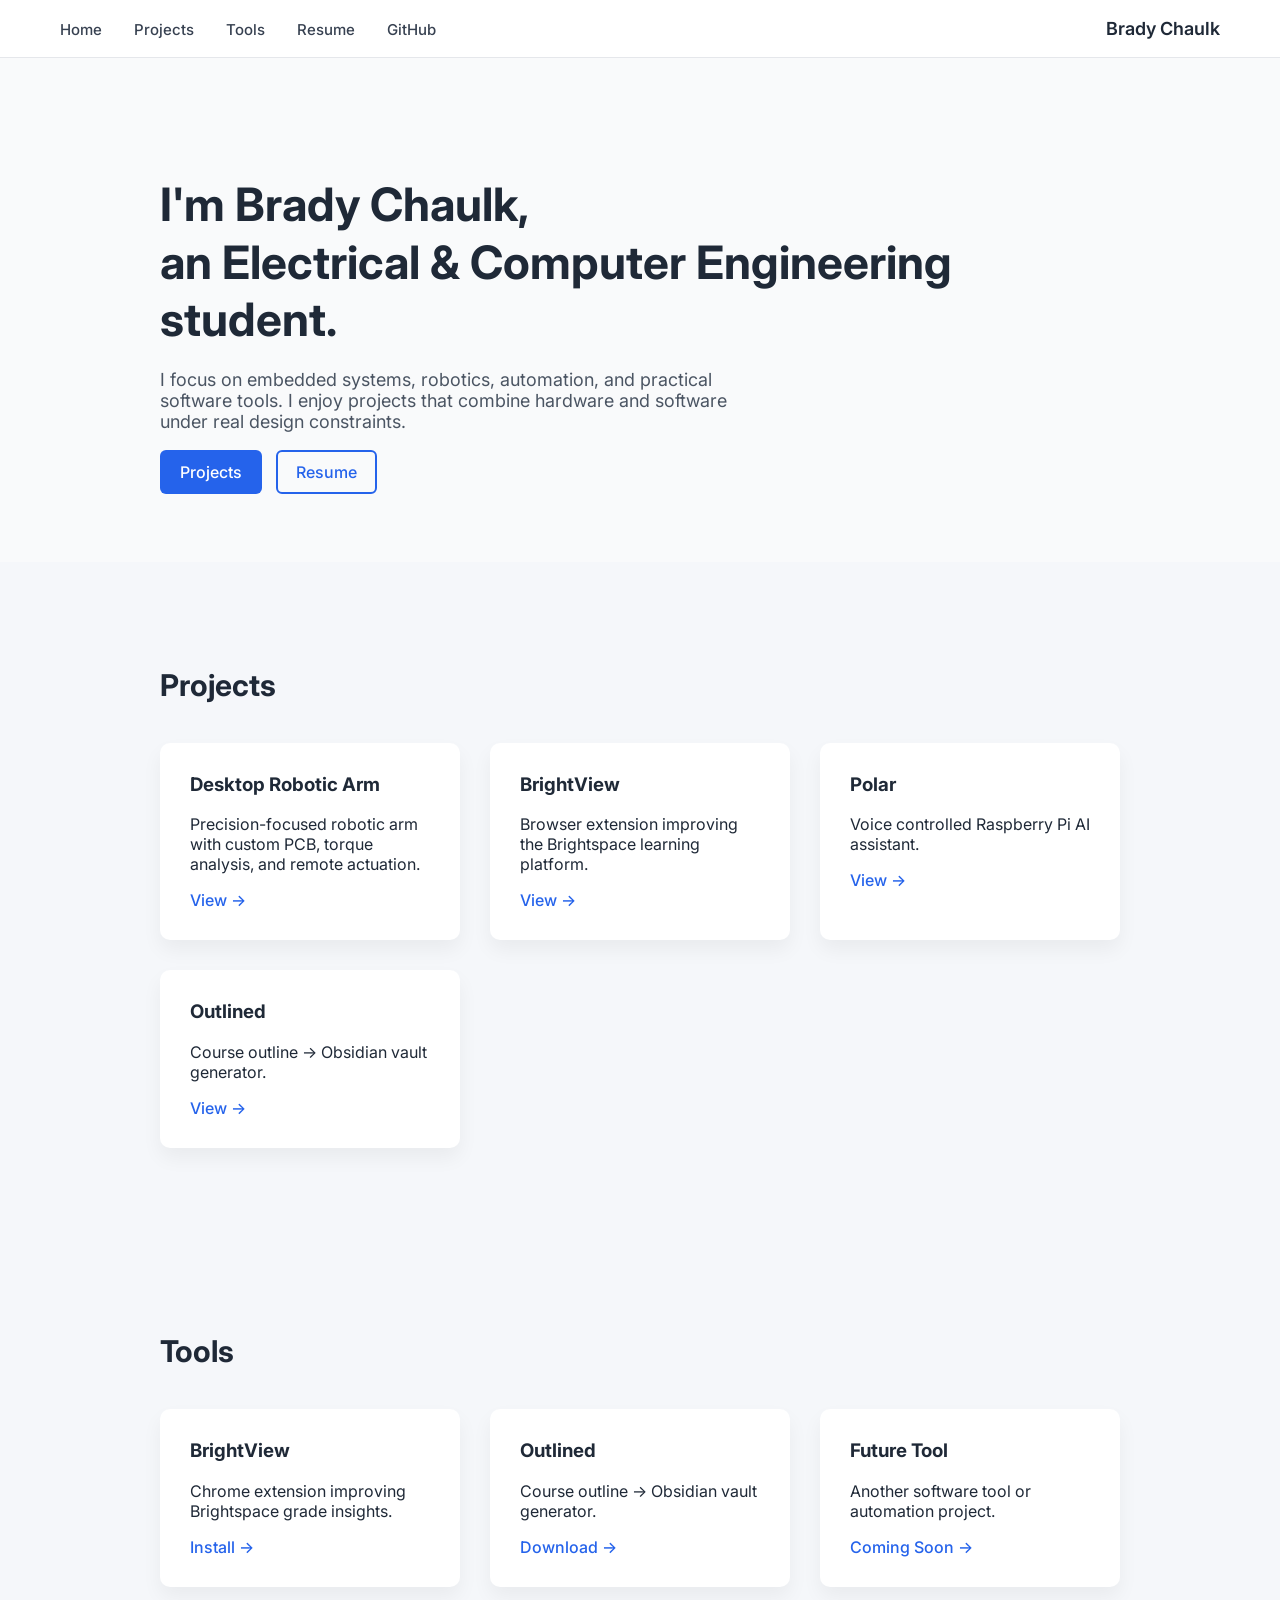
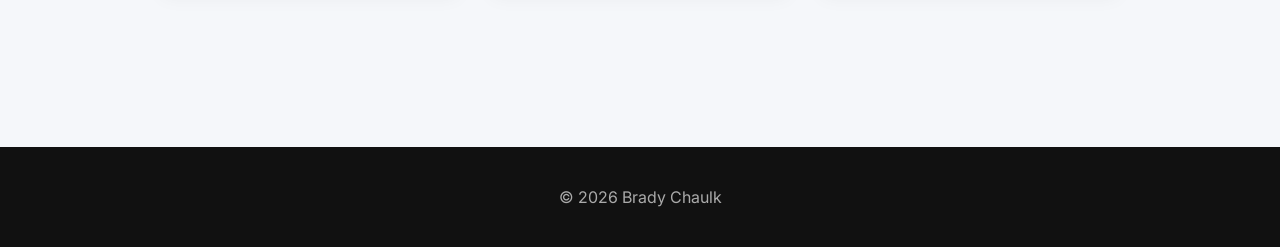
<file: index.html>
<!DOCTYPE html>
<html lang="en">

<head>

<meta charset="UTF-8">
<meta name="viewport" content="width=device-width, initial-scale=1.0">

<title>Brady Chaulk</title>

<link rel="stylesheet" href="css/styles.css">

<link href="https://fonts.googleapis.com/css2?family=Inter:wght@400;500;600;700&display=swap" rel="stylesheet">

</head>


<body>


<div id="navbar"></div>



<section class="hero">

<div class="container">

<h1>
I'm Brady Chaulk,<br>
an Electrical & Computer Engineering student.
</h1>

<p class="hero-text">

    I focus on embedded systems, robotics, 
    automation, and practical software tools. 
    I enjoy projects that combine hardware and software under real design constraints.

</p>


<div class="hero-buttons">

<a href="#projects" class="btn-primary">Projects</a>
<a href="/images/Brady_Chaulk_Resume_2026_1.pdf.png" class="btn-secondary">Resume</a>

</div>

</div>

</section>



<section id="projects" class="projects">

<div class="container">

<h2>Projects</h2>

<div class="project-grid">

<div class="card">
  <h3>Desktop Robotic Arm</h3>
  <p>
    Precision-focused robotic arm with custom PCB, torque analysis, and remote actuation.
  </p>
  <a href="projects/robotic-arm.html">View →</a>
</div>

<div class="card">

<h3>BrightView</h3>

<p>
Browser extension improving the Brightspace learning platform.
</p>

<a href="projects/brightview.html">View →</a>

</div>



<div class="card">

<h3>Polar</h3>

<p>
Voice controlled Raspberry Pi AI assistant.
</p>

<a href="projects/polar.html">View →</a>

</div>



<div class="card">

<h3>Outlined</h3>

<p>
Course outline → Obsidian vault generator.
</p>

<a href="projects/outlined.html">View →</a>

</div>


</div>

</div>

</section>



<section id="tools" class="projects">

<div class="container">

<h2>Tools</h2>

<div class="project-grid">

<div class="card">

<h3>BrightView</h3>

<p>
Chrome extension improving Brightspace grade insights.
</p>

<a href="https://chromewebstore.google.com/detail/brightview-brightspace-gr/ckeffcbpincopjcaeeochadmfbehmbbp?hl=en-GB">Install →</a>

</div>

<div class="card">

<h3>Outlined</h3>

<p>
Course outline → Obsidian vault generator.
</p>

<a href="tools/outlined.html">Download →</a>

</div>

<div class="card">

<h3>Future Tool</h3>

<p>
Another software tool or automation project.
</p>

<a href="#">Coming Soon →</a>

</div>

</div>

</div>

</section>



<footer>

© 2026 Brady Chaulk

</footer>

<script>
fetch("/navbar.html")
.then(res => res.text())
.then(data => {
document.getElementById("navbar").innerHTML = data;
});
</script>

</body>

</html>
</file>
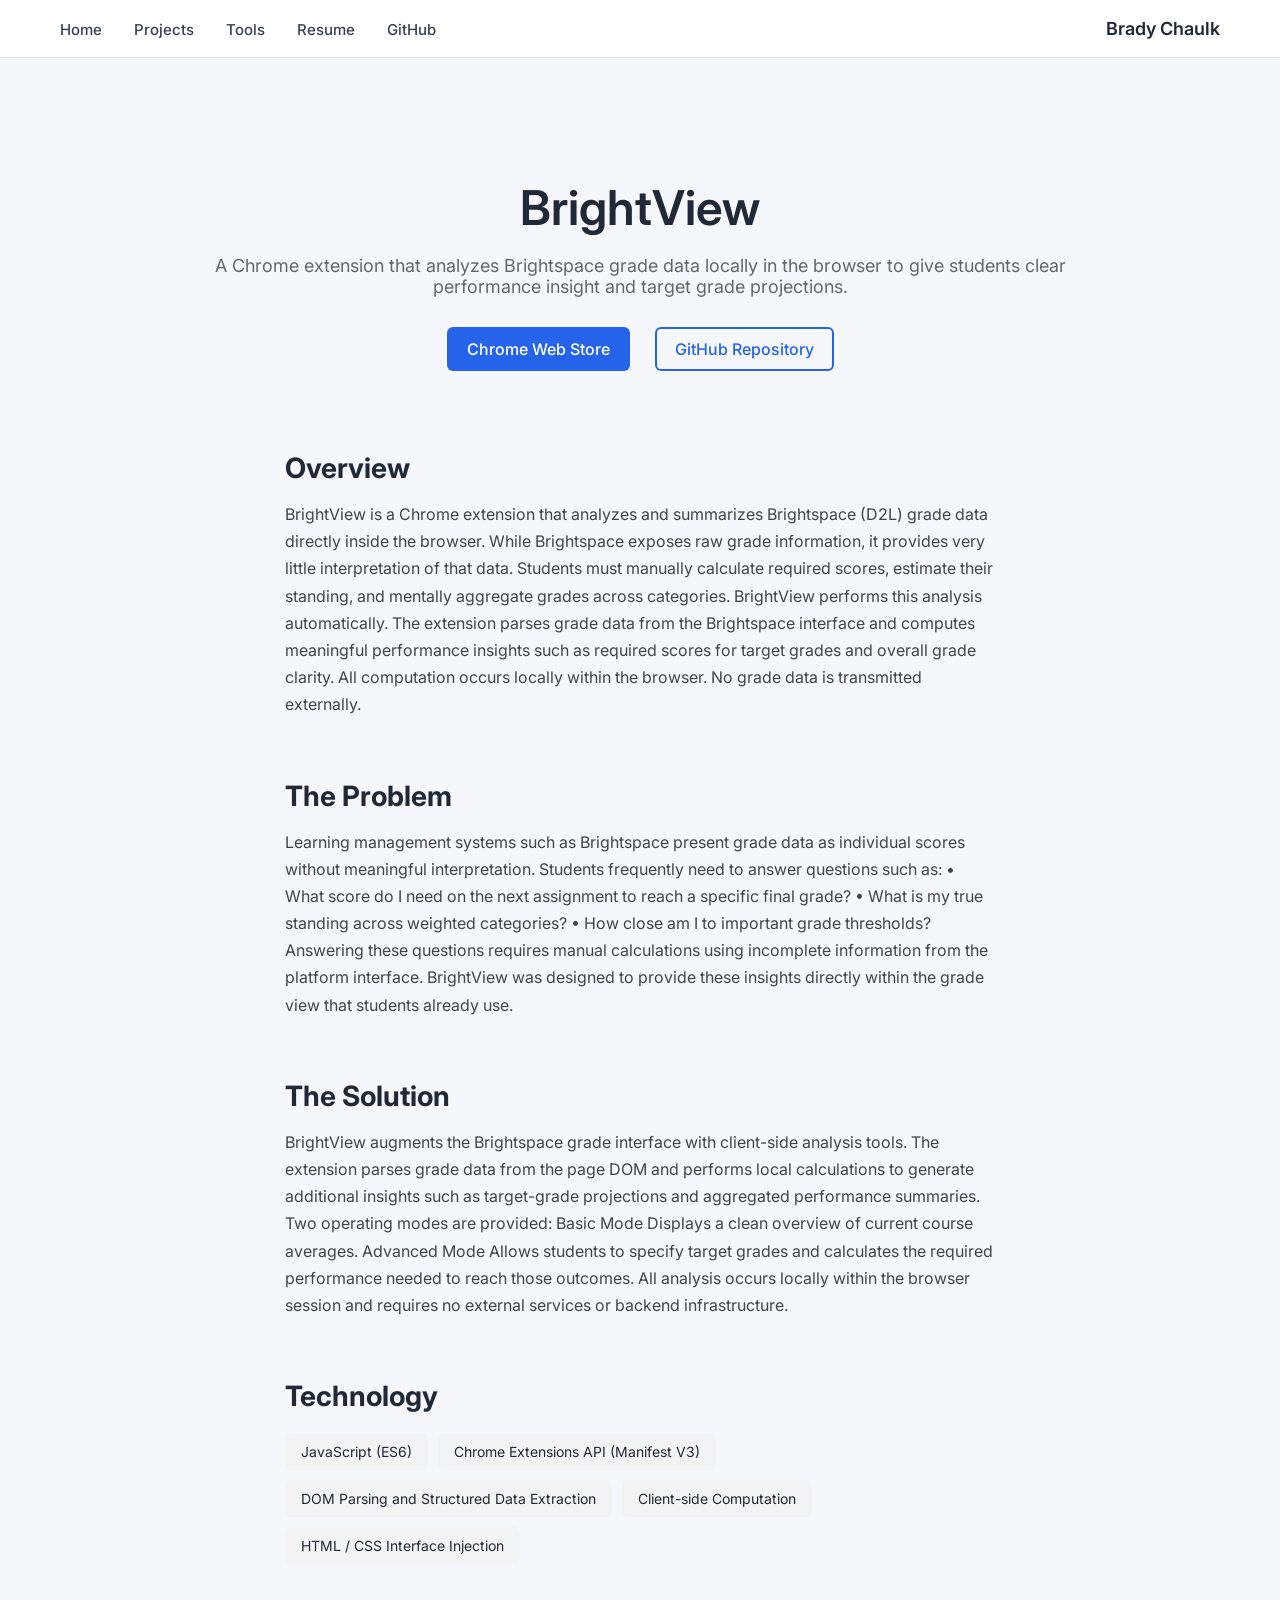
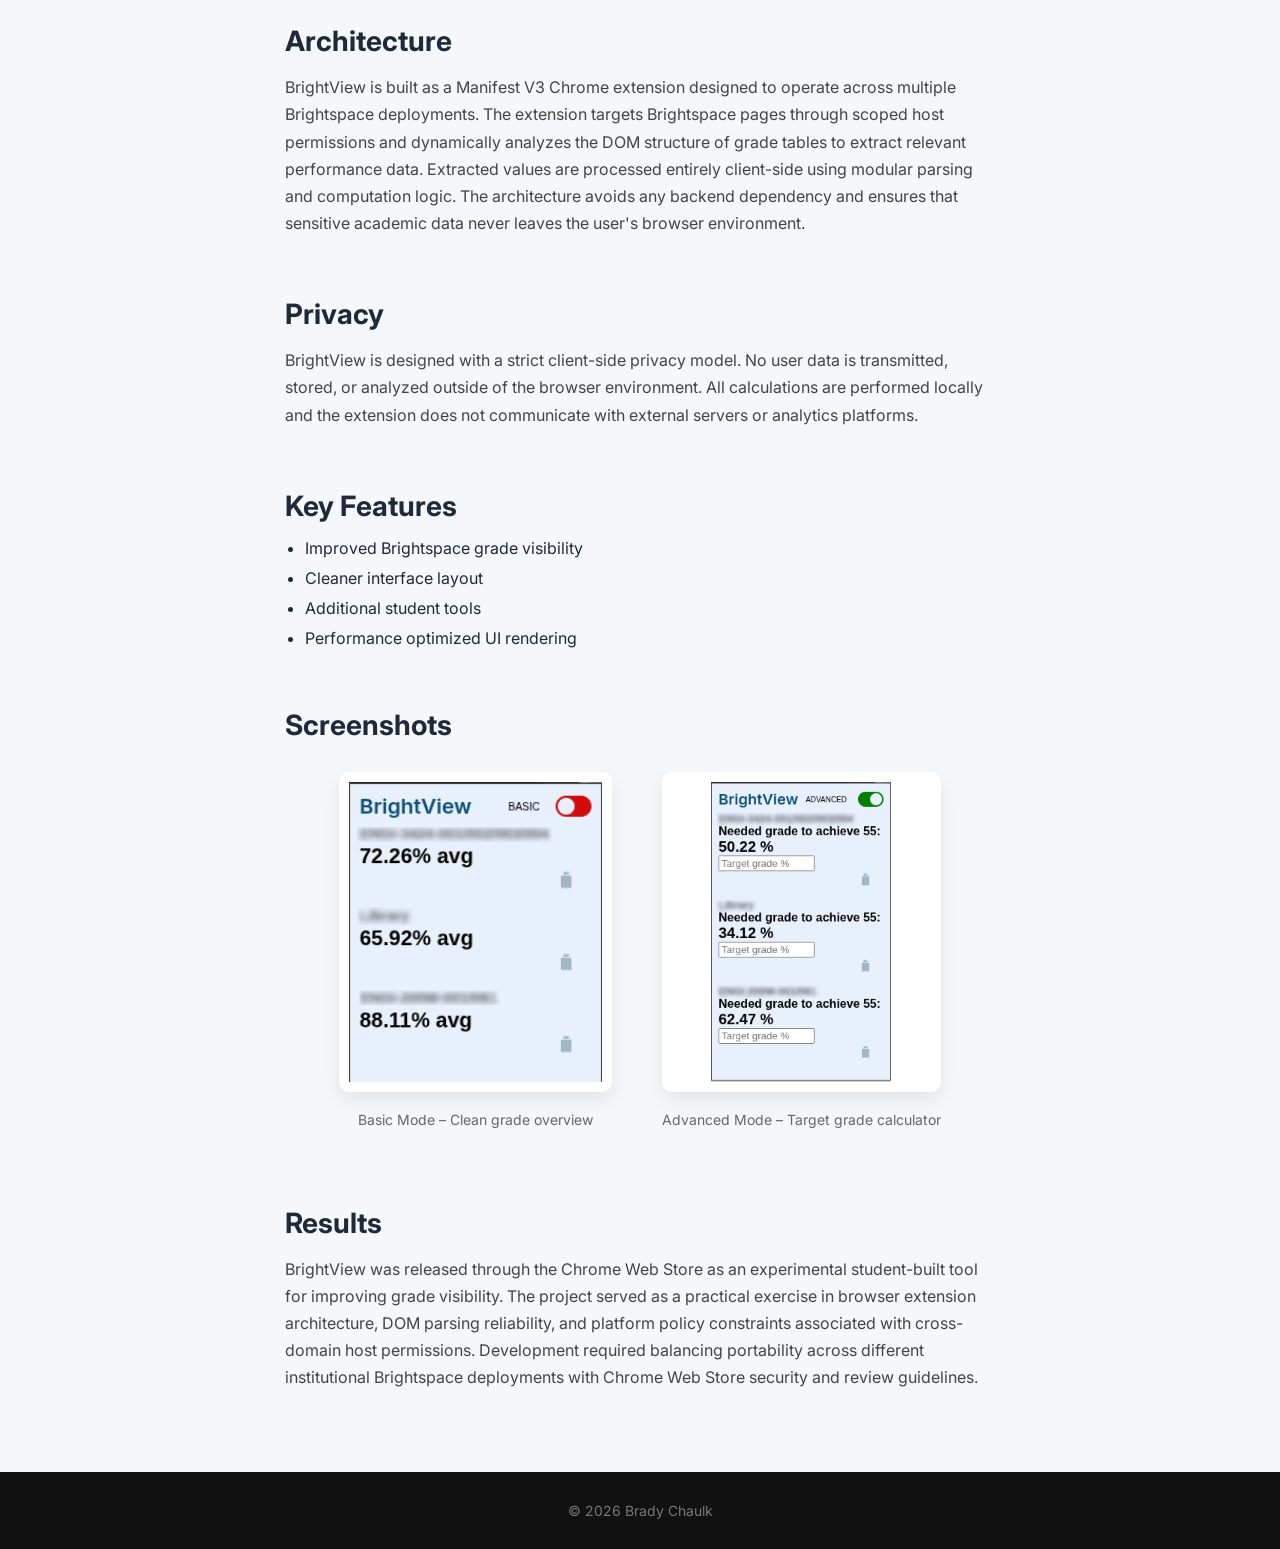
<file: projects/brightview.html>
<!DOCTYPE html>
<html lang="en">
<head>
<meta charset="UTF-8">
<meta name="viewport" content="width=device-width, initial-scale=1.0">

<title>BrightView – Project</title>

<link rel="stylesheet" href="/css/styles.css">

<link rel="preconnect" href="https://fonts.googleapis.com">
<link rel="preconnect" href="https://fonts.gstatic.com" crossorigin>
<link href="https://fonts.googleapis.com/css2?family=Inter:wght@300;400;500;600&display=swap" rel="stylesheet">
</head>

<body>

<div id="navbar"></div>


<section class="project-hero">

<h1>BrightView</h1>

<p class="project-tagline">
A Chrome extension that analyzes Brightspace grade data locally in the browser to give students clear performance insight and target grade projections.
</p>

<div class="project-links">

<a class="btn-primary" href="https://chromewebstore.google.com/detail/brightview-brightspace-gr/ckeffcbpincopjcaeeochadmfbehmbbp?hl=en-GB">Chrome Web Store</a>

<a class="btn-secondary" href="https://github.com/BradyChaulkECE/BrightView">GitHub Repository</a>

</div>

</section>


<section class="project-section">

<h2>Overview</h2>

<p>
BrightView is a Chrome extension that analyzes and summarizes Brightspace (D2L) grade data directly inside the browser.

While Brightspace exposes raw grade information, it provides very little interpretation of that data. Students must manually calculate required scores, estimate their standing, and mentally aggregate grades across categories.

BrightView performs this analysis automatically. The extension parses grade data from the Brightspace interface and computes meaningful performance insights such as required scores for target grades and overall grade clarity.

All computation occurs locally within the browser. No grade data is transmitted externally.
</p>

</section>


<section class="project-section">

<h2>The Problem</h2>

<p>
Learning management systems such as Brightspace present grade data as individual scores without meaningful interpretation.

Students frequently need to answer questions such as:

• What score do I need on the next assignment to reach a specific final grade?
• What is my true standing across weighted categories?
• How close am I to important grade thresholds?

Answering these questions requires manual calculations using incomplete information from the platform interface.

BrightView was designed to provide these insights directly within the grade view that students already use.
</p>

</section>


<section class="project-section">

<h2>The Solution</h2>

<p>
BrightView augments the Brightspace grade interface with client-side analysis tools.

The extension parses grade data from the page DOM and performs local calculations to generate additional insights such as target-grade projections and aggregated performance summaries.

Two operating modes are provided:

Basic Mode
Displays a clean overview of current course averages.

Advanced Mode
Allows students to specify target grades and calculates the required performance needed to reach those outcomes.

All analysis occurs locally within the browser session and requires no external services or backend infrastructure.
</p>

</section>


<section class="project-section">

<h2>Technology</h2>

<div class="tech-grid">

<div class="tech-card">JavaScript (ES6)</div>
<div class="tech-card">Chrome Extensions API (Manifest V3)</div>
<div class="tech-card">DOM Parsing and Structured Data Extraction</div>
<div class="tech-card">Client-side Computation</div>
<div class="tech-card">HTML / CSS Interface Injection</div>


</div>

</section>


<section class="project-section">

<h2>Architecture</h2>

<p>
BrightView is built as a Manifest V3 Chrome extension designed to operate across multiple Brightspace deployments.

The extension targets Brightspace pages through scoped host permissions and dynamically analyzes the DOM structure of grade tables to extract relevant performance data.

Extracted values are processed entirely client-side using modular parsing and computation logic. The architecture avoids any backend dependency and ensures that sensitive academic data never leaves the user's browser environment.
</p>

</section>


<section class="project-section">

<h2>Privacy</h2>

<p>
BrightView is designed with a strict client-side privacy model.

No user data is transmitted, stored, or analyzed outside of the browser environment. All calculations are performed locally and the extension does not communicate with external servers or analytics platforms.
</p>

</section>


<section class="project-section">

<h2>Key Features</h2>

<ul class="feature-list">

<li>Improved Brightspace grade visibility</li>

<li>Cleaner interface layout</li>

<li>Additional student tools</li>

<li>Performance optimized UI rendering</li>

</ul>

</section>


<section class="project-section">

<h2>Screenshots</h2>

<div class="screenshot-grid">

<div class="screenshot-card">
<a href="/images/brightview-basic.png" target="_blank">
<img src="/images/brightview-basic.png" alt="BrightView Basic Mode">
</a>
<p>Basic Mode – Clean grade overview</p>
</div>

<div class="screenshot-card">
<a href="/images/brightview-Advanced.png" target="_blank">
<img src="/images/brightview-Advanced.png" alt="BrightView Advanced Mode">
</a>
<p>Advanced Mode – Target grade calculator</p>
</div>

</div>

</section>


<section class="project-section">

<h2>Results</h2>

<p>
BrightView was released through the Chrome Web Store as an experimental student-built tool for improving grade visibility.

The project served as a practical exercise in browser extension architecture, DOM parsing reliability, and platform policy constraints associated with cross-domain host permissions.

Development required balancing portability across different institutional Brightspace deployments with Chrome Web Store security and review guidelines.
</p>

</section>


<footer class="footer">

© 2026 Brady Chaulk

</footer>

<script>
fetch("/navbar.html")
.then(res => res.text())
.then(data => {
document.getElementById("navbar").innerHTML = data;
});
</script>

</body>
</html>
</file>
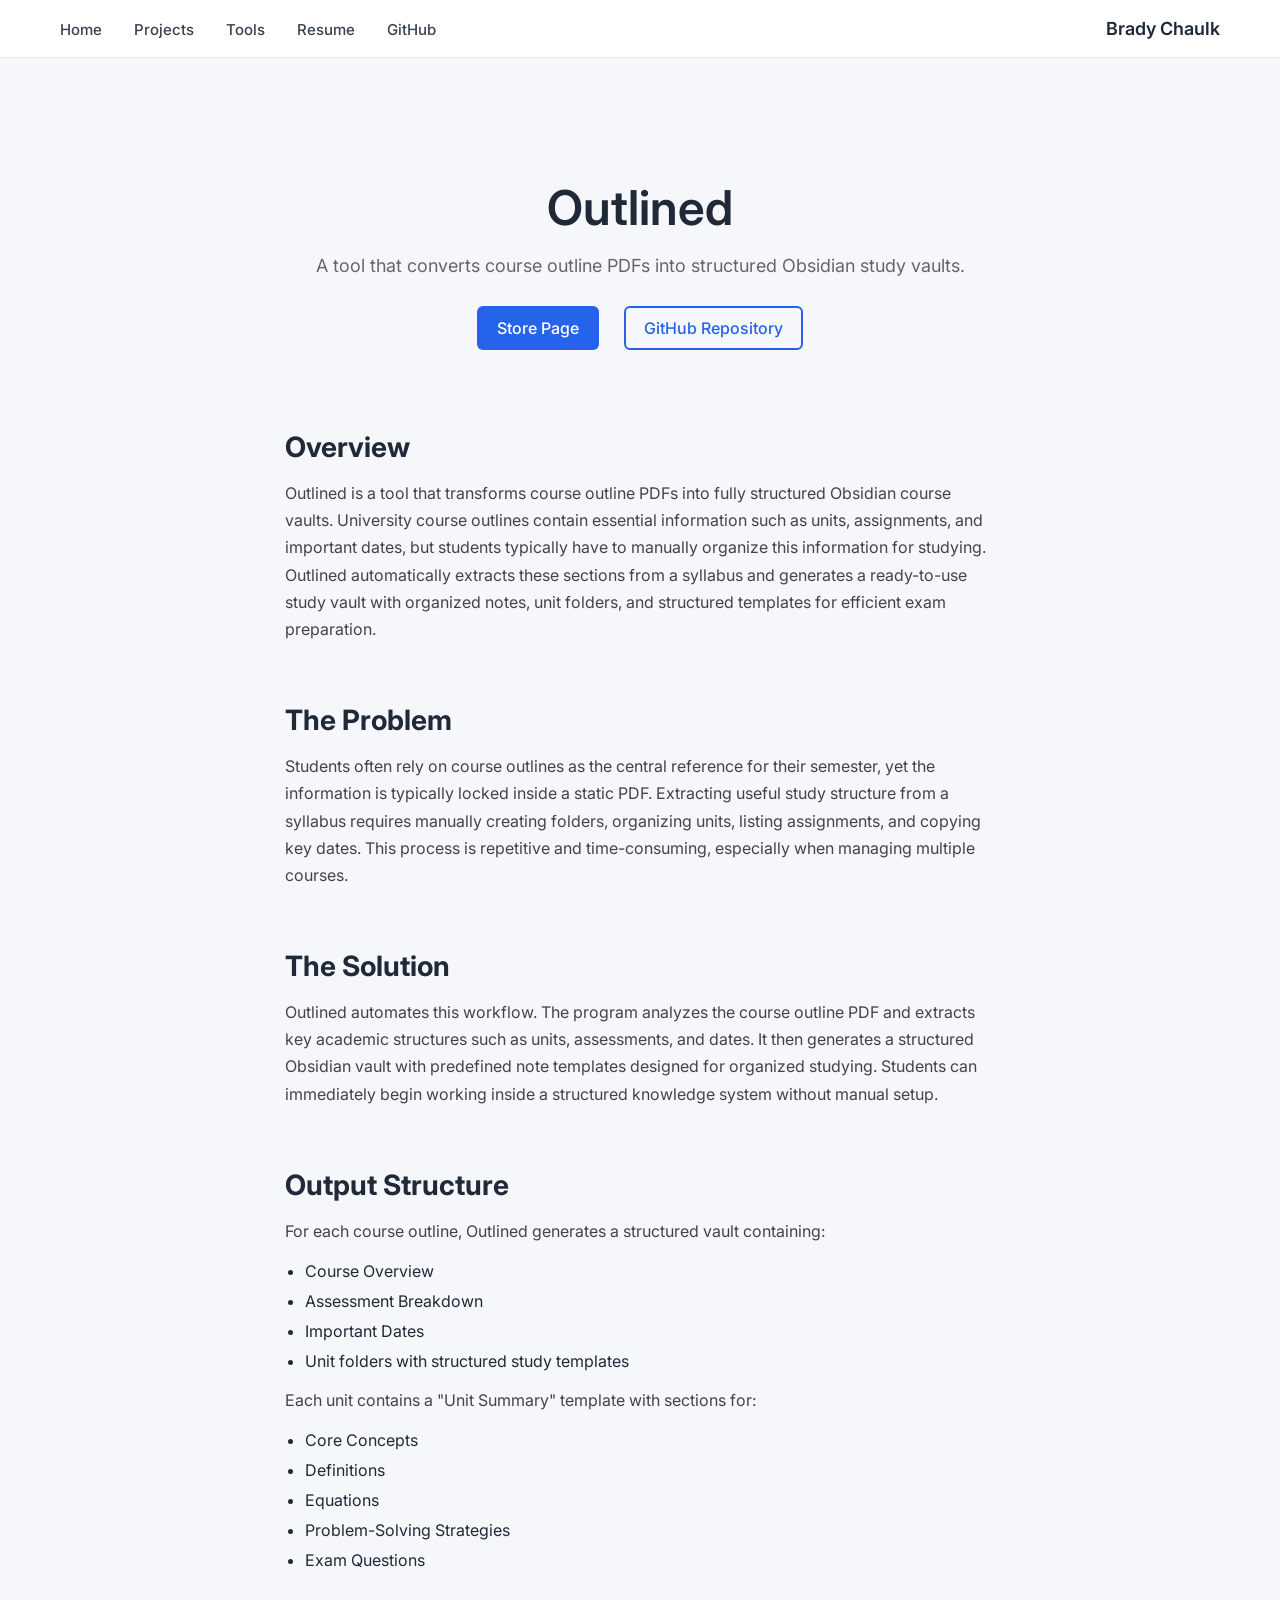
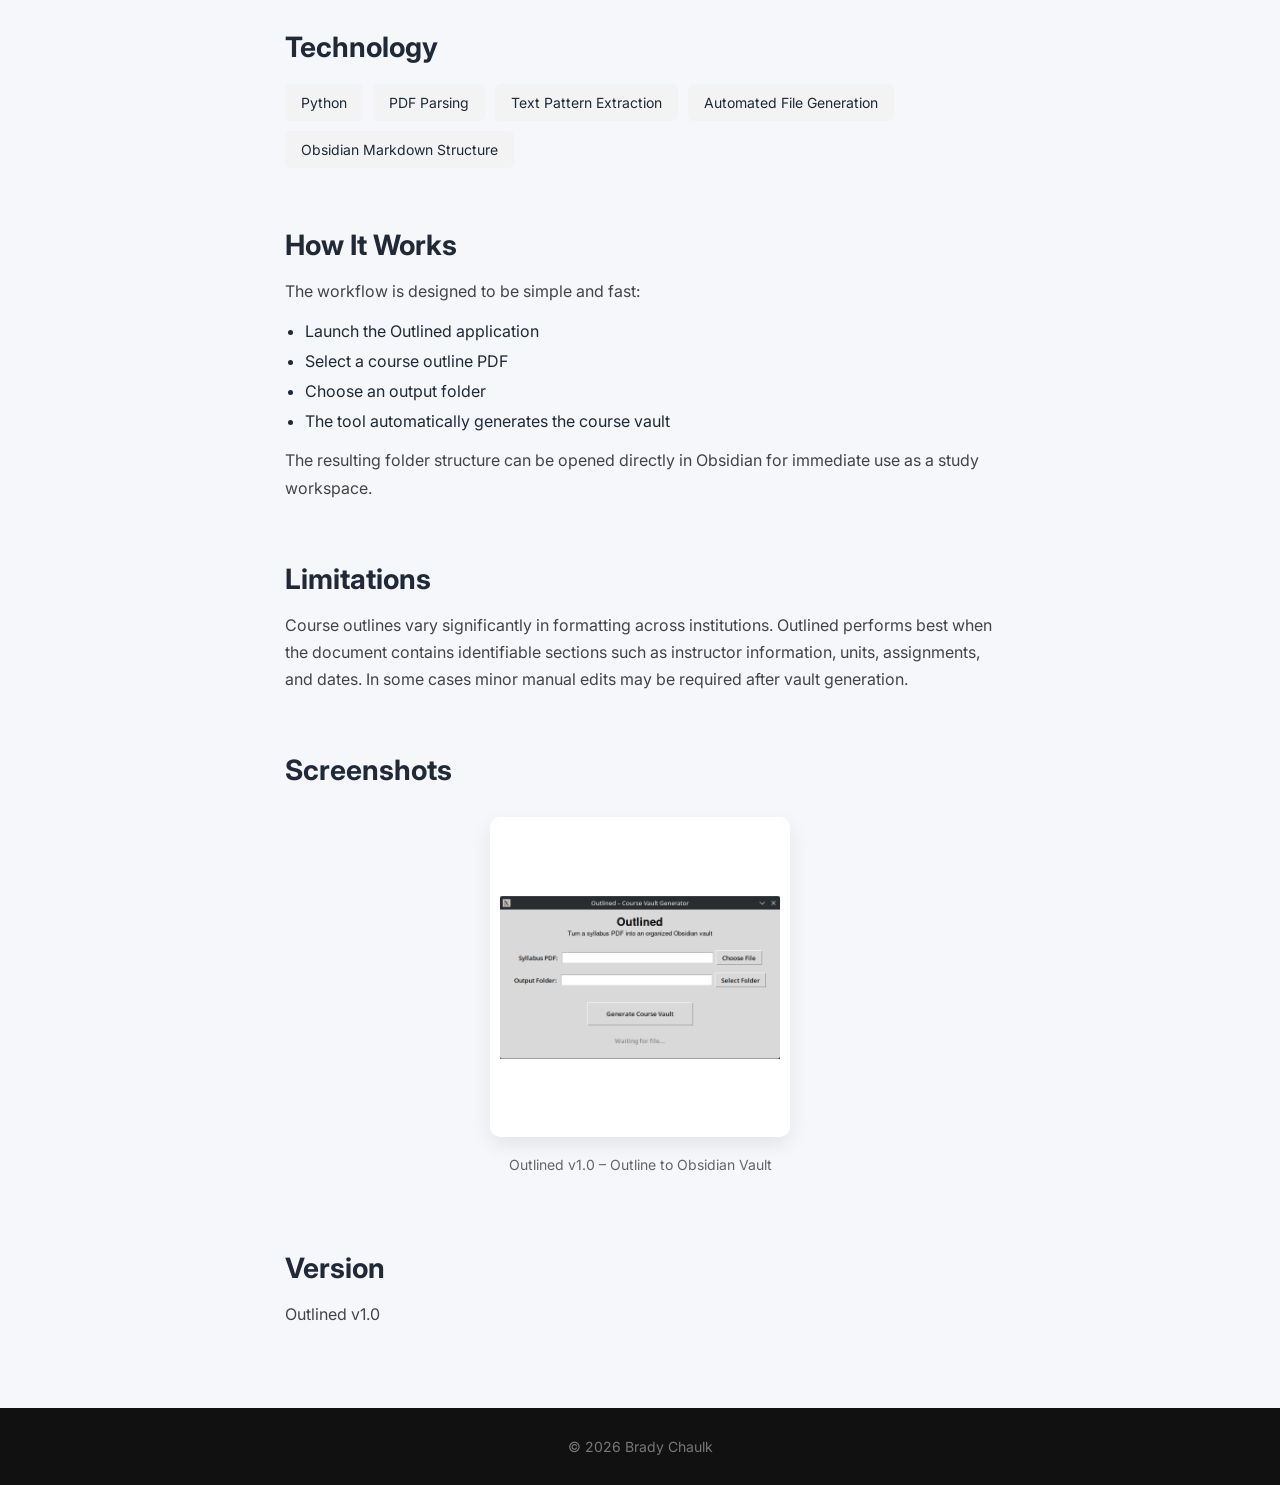
<file: projects/outlined.html>
<!DOCTYPE html>
<html lang="en">
<head>
<meta charset="UTF-8">
<meta name="viewport" content="width=device-width, initial-scale=1.0">

<title>Outlined – Project</title>

<link rel="stylesheet" href="/css/styles.css">

<link rel="preconnect" href="https://fonts.googleapis.com">
<link rel="preconnect" href="https://fonts.gstatic.com" crossorigin>
<link href="https://fonts.googleapis.com/css2?family=Inter:wght@300;400;500;600&display=swap" rel="stylesheet">
</head>

<body>

<div id="navbar"></div>


<section class="project-hero">

<h1>Outlined</h1>

<p class="project-tagline">
A tool that converts course outline PDFs into structured Obsidian study vaults.
</p>

<div class="project-links">

<a class="btn-primary" href="/tools/outlined.html">Store Page</a>

<a class="btn-secondary" href="https://github.com/BradyChaulkECE">GitHub Repository</a>

</div>

</section>


<section class="project-section">

<h2>Overview</h2>

<p>
Outlined is a tool that transforms course outline PDFs into fully structured
Obsidian course vaults.

University course outlines contain essential information such as units,
assignments, and important dates, but students typically have to manually
organize this information for studying.

Outlined automatically extracts these sections from a syllabus and generates a
ready-to-use study vault with organized notes, unit folders, and structured
templates for efficient exam preparation.
</p>

</section>


<section class="project-section">

<h2>The Problem</h2>

<p>
Students often rely on course outlines as the central reference for their
semester, yet the information is typically locked inside a static PDF.

Extracting useful study structure from a syllabus requires manually creating
folders, organizing units, listing assignments, and copying key dates.

This process is repetitive and time-consuming, especially when managing
multiple courses.
</p>

</section>


<section class="project-section">

<h2>The Solution</h2>

<p>
Outlined automates this workflow.

The program analyzes the course outline PDF and extracts key academic
structures such as units, assessments, and dates. It then generates a
structured Obsidian vault with predefined note templates designed for
organized studying.

Students can immediately begin working inside a structured knowledge system
without manual setup.
</p>

</section>


<section class="project-section">

<h2>Output Structure</h2>

<p>
For each course outline, Outlined generates a structured vault containing:
</p>

<ul class="feature-list">

<li>Course Overview</li>
<li>Assessment Breakdown</li>
<li>Important Dates</li>
<li>Unit folders with structured study templates</li>

</ul>

<p>
Each unit contains a "Unit Summary" template with sections for:
</p>

<ul class="feature-list">

<li>Core Concepts</li>
<li>Definitions</li>
<li>Equations</li>
<li>Problem-Solving Strategies</li>
<li>Exam Questions</li>

</ul>

</section>


<section class="project-section">

<h2>Technology</h2>

<div class="tech-grid">

<div class="tech-card">Python</div>
<div class="tech-card">PDF Parsing</div>
<div class="tech-card">Text Pattern Extraction</div>
<div class="tech-card">Automated File Generation</div>
<div class="tech-card">Obsidian Markdown Structure</div>

</div>

</section>


<section class="project-section">

<h2>How It Works</h2>

<p>
The workflow is designed to be simple and fast:
</p>

<ul class="feature-list">

<li>Launch the Outlined application</li>
<li>Select a course outline PDF</li>
<li>Choose an output folder</li>
<li>The tool automatically generates the course vault</li>

</ul>

<p>
The resulting folder structure can be opened directly in Obsidian for immediate
use as a study workspace.
</p>

</section>


<section class="project-section">

<h2>Limitations</h2>

<p>
Course outlines vary significantly in formatting across institutions.
Outlined performs best when the document contains identifiable sections such
as instructor information, units, assignments, and dates.

In some cases minor manual edits may be required after vault generation.
</p>

</section>

<section class="project-section">

<h2>Screenshots</h2>

<div class="screenshot-grid">

<div class="screenshot-card">
<a href="/images/outlined.png" target="_blank">
<img class="wide-screenshot" src="/images/outlined.png" alt="Outlined image">
</a>
<p>Outlined v1.0 – Outline to Obsidian Vault</p>
</div>

</div>

</section>


<section class="project-section">

<h2>Version</h2>

<p>
Outlined v1.0
</p>

</section>


<footer class="footer">

© 2026 Brady Chaulk

</footer>

<script>
fetch("/navbar.html")
.then(res => res.text())
.then(data => {
document.getElementById("navbar").innerHTML = data;
});
</script>

</body>
</html>
</file>
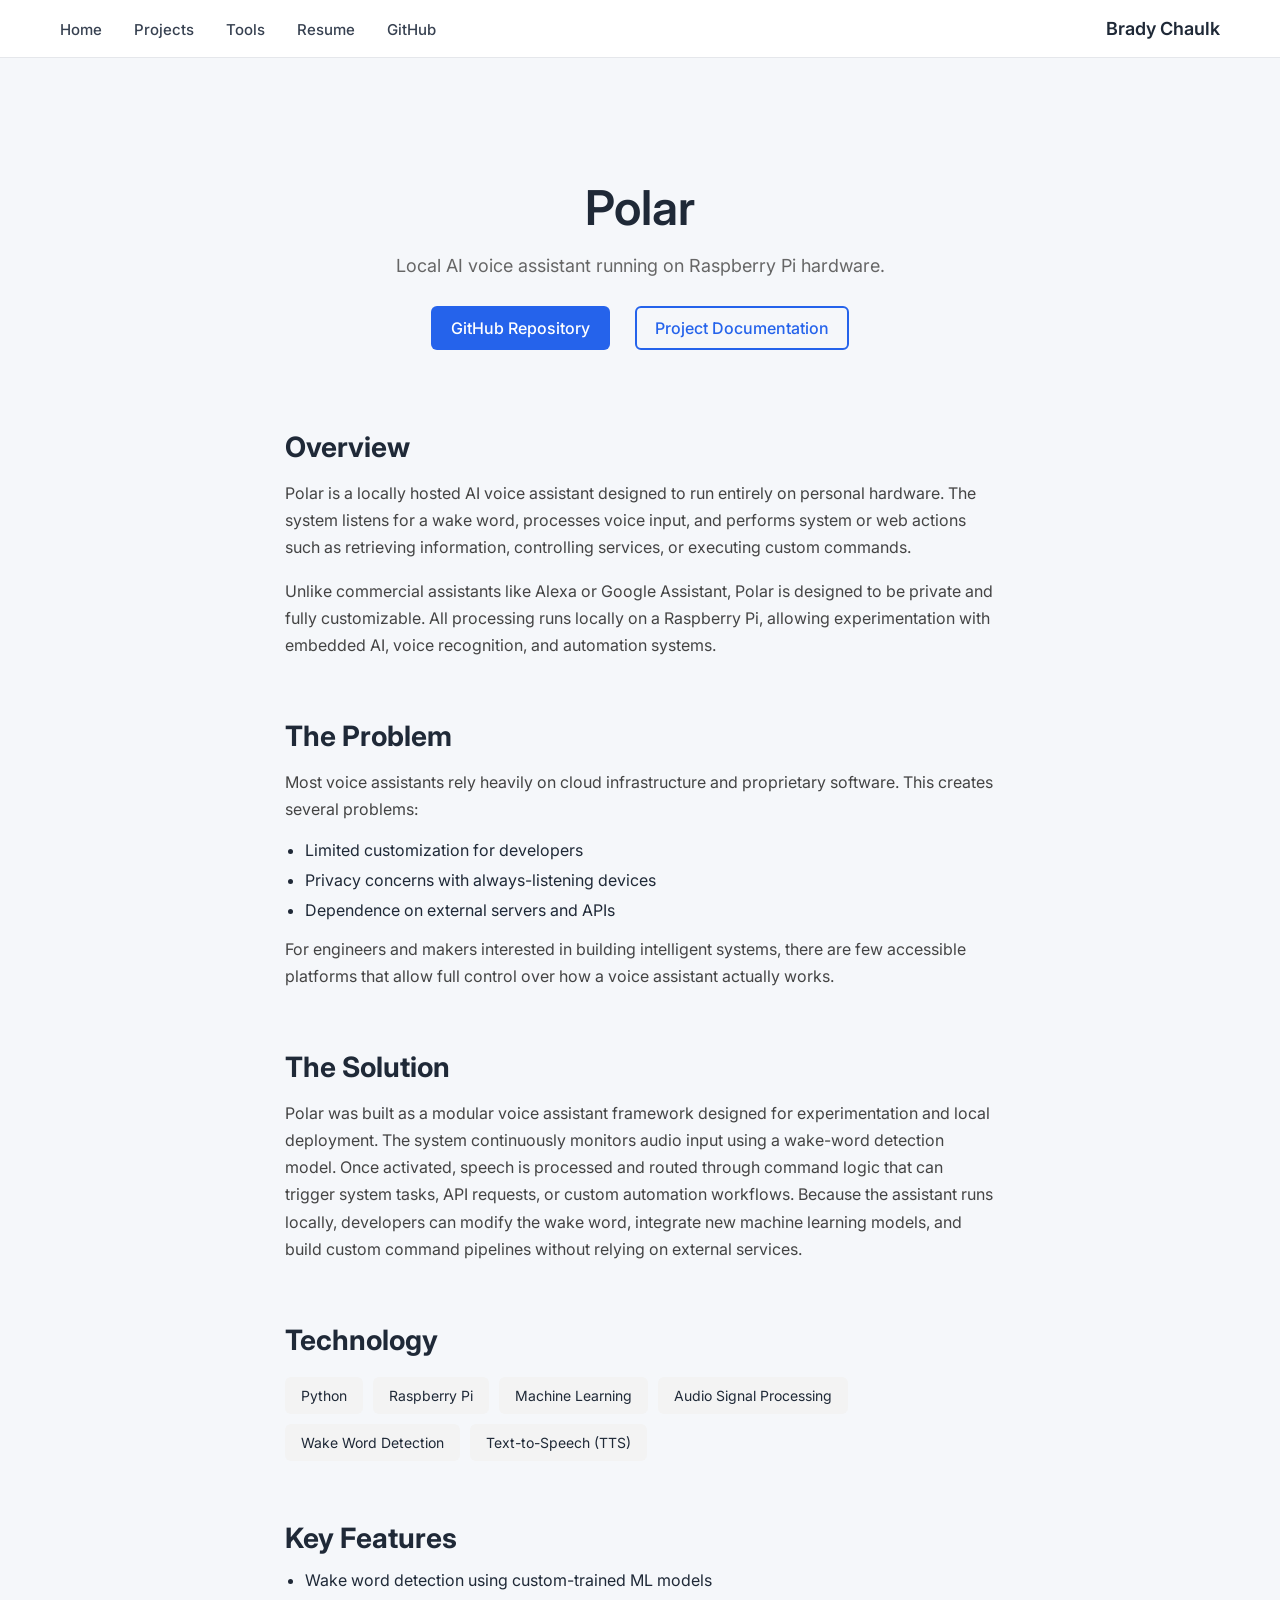
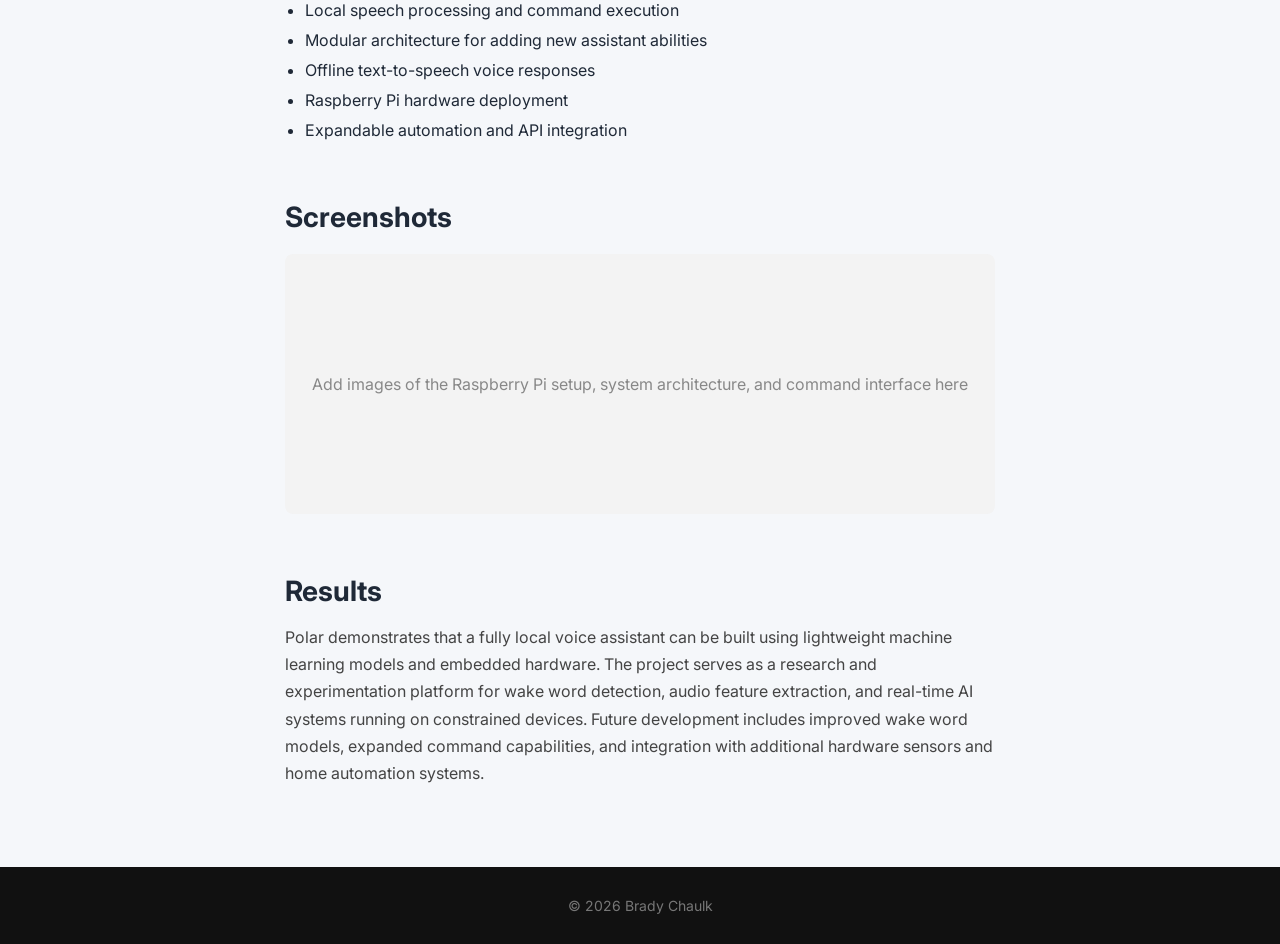
<file: projects/polar.html>
<!DOCTYPE html>
<html lang="en">
<head>
<meta charset="UTF-8">
<meta name="viewport" content="width=device-width, initial-scale=1.0">

<title>Jarvis – Project</title>

<link rel="stylesheet" href="/css/styles.css">

<link rel="preconnect" href="https://fonts.googleapis.com">
<link rel="preconnect" href="https://fonts.gstatic.com" crossorigin>
<link href="https://fonts.googleapis.com/css2?family=Inter:wght@300;400;500;600&display=swap" rel="stylesheet">
</head>

<body>

<div id="navbar"></div>


<section class="project-hero">

<h1>Polar</h1>

<p class="project-tagline">
Local AI voice assistant running on Raspberry Pi hardware.
</p>

<div class="project-links">

<a class="btn-primary" href="#">GitHub Repository</a>

<a class="btn-secondary" href="#">Project Documentation</a>

</div>

</section>


<section class="project-section">

<h2>Overview</h2>

<p>
Polar is a locally hosted AI voice assistant designed to run entirely
on personal hardware. The system listens for a wake word, processes
voice input, and performs system or web actions such as retrieving
information, controlling services, or executing custom commands.
</p>
<p>
Unlike commercial assistants like Alexa or Google Assistant,
Polar is designed to be private and fully customizable.
All processing runs locally on a Raspberry Pi, allowing experimentation
with embedded AI, voice recognition, and automation systems.
</p>

</section>


<section class="project-section">

<h2>The Problem</h2>

<p>
Most voice assistants rely heavily on cloud infrastructure and
proprietary software. This creates several problems:
</p>

<ul class="feature-list">
<li>Limited customization for developers </li>
<li>Privacy concerns with always-listening devices</li>
<li>Dependence on external servers and APIs  </li>
</ul>

<p>
For engineers and makers interested in building intelligent
systems, there are few accessible platforms that allow full
control over how a voice assistant actually works.
</p>

</section>


<section class="project-section">

<h2>The Solution</h2>

<p>
Polar was built as a modular voice assistant framework designed
for experimentation and local deployment.

The system continuously monitors audio input using a wake-word
detection model. Once activated, speech is processed and routed
through command logic that can trigger system tasks, API requests,
or custom automation workflows.

Because the assistant runs locally, developers can modify the
wake word, integrate new machine learning models, and build
custom command pipelines without relying on external services.
</p>

</section>


<section class="project-section">

<h2>Technology</h2>

<div class="tech-grid">

<div class="tech-card">Python</div>
<div class="tech-card">Raspberry Pi</div>
<div class="tech-card">Machine Learning</div>
<div class="tech-card">Audio Signal Processing</div>
<div class="tech-card">Wake Word Detection</div>
<div class="tech-card">Text-to-Speech (TTS)</div>

</div>

</section>


<section class="project-section">

<h2>Key Features</h2>

<ul class="feature-list">

<li>Wake word detection using custom-trained ML models</li>

<li>Local speech processing and command execution</li>

<li>Modular architecture for adding new assistant abilities</li>

<li>Offline text-to-speech voice responses</li>

<li>Raspberry Pi hardware deployment</li>

<li>Expandable automation and API integration</li>

</ul>

</section>


<section class="project-section">

<h2>Screenshots</h2>

<div class="image-placeholder">
Add images of the Raspberry Pi setup, system architecture,
and command interface here
</div>

</section>


<section class="project-section">

<h2>Results</h2>

<p>
Polar demonstrates that a fully local voice assistant can be built
using lightweight machine learning models and embedded hardware.

The project serves as a research and experimentation platform
for wake word detection, audio feature extraction, and real-time
AI systems running on constrained devices.

Future development includes improved wake word models, expanded
command capabilities, and integration with additional hardware
sensors and home automation systems.
</p>

</section>


<footer class="footer">

© 2026 Brady Chaulk

</footer>

<script>
fetch("/navbar.html")
.then(res => res.text())
.then(data => {
document.getElementById("navbar").innerHTML = data;
});
</script>

</body>
</html>
</file>
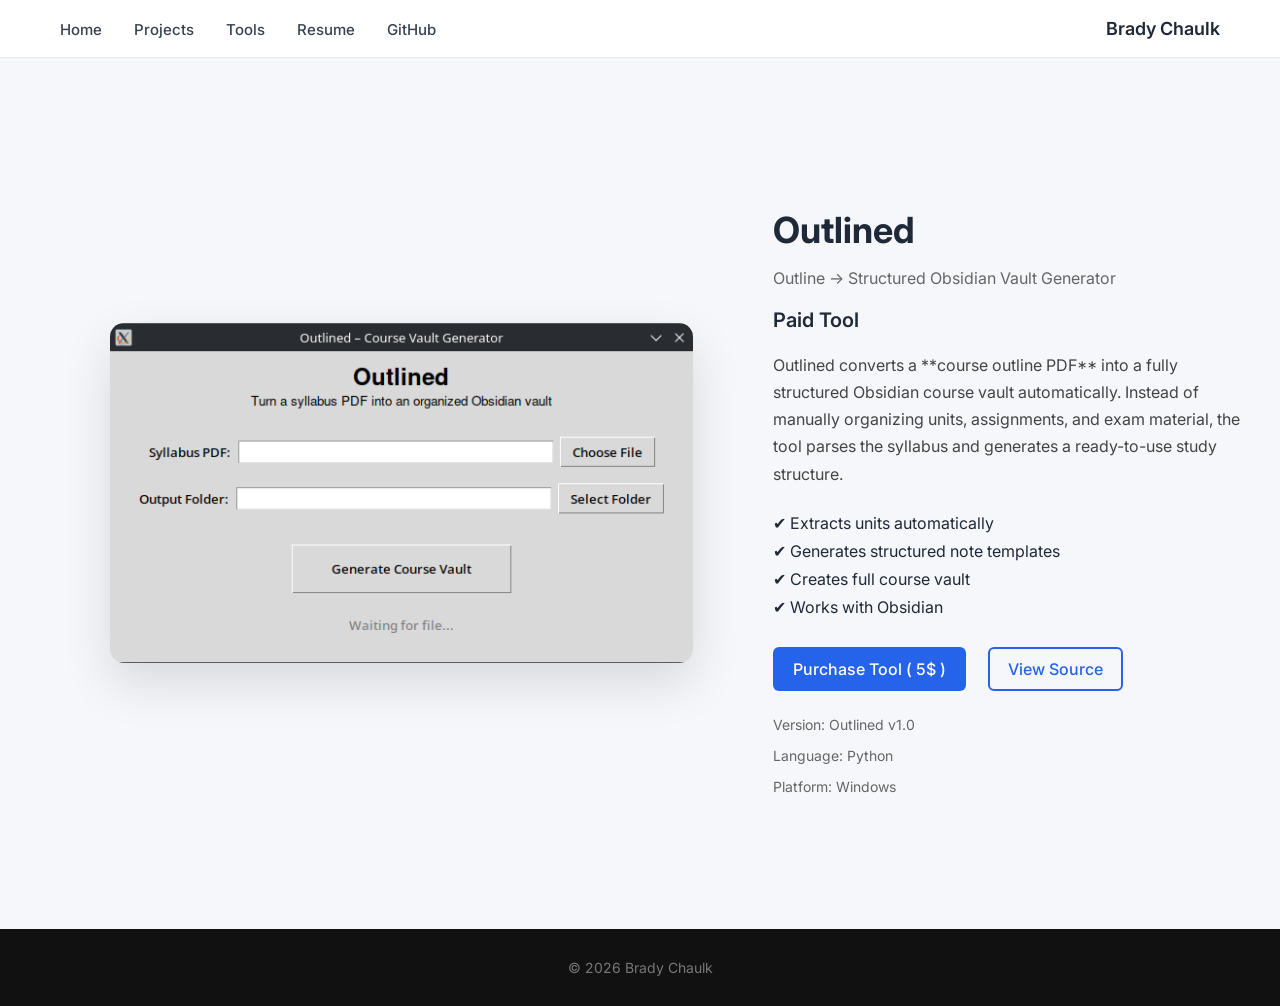
<file: tools/outlined.html>
<!DOCTYPE html>
<html lang="en">
<head>
<meta charset="UTF-8">
<meta name="viewport" content="width=device-width, initial-scale=1.0">

<title>Outlined – Project</title>

<link rel="stylesheet" href="/css/styles.css">

<link rel="preconnect" href="https://fonts.googleapis.com">
<link rel="preconnect" href="https://fonts.gstatic.com" crossorigin>
<link href="https://fonts.googleapis.com/css2?family=Inter:wght@300;400;500;600&display=swap" rel="stylesheet">
</head>

<body>

<div id="navbar"></div>

<section class="product-page">

<div class="product-layout">

<!-- LEFT SIDE: SCREENSHOT -->

<div class="product-images">

<img src="/images/outlined.png" class="product-main-image">

</div>


<!-- RIGHT SIDE: INFO -->

<div class="product-info">

<h1>Outlined</h1>

<p class="product-subtitle">
Outline → Structured Obsidian Vault Generator
</p>

<p class="product-price">
Paid Tool
</p>

<p class="product-description">

Outlined converts a **course outline PDF** into a fully structured
Obsidian course vault automatically.

Instead of manually organizing units, assignments, and exam material,
the tool parses the syllabus and generates a ready-to-use study
structure.

</p>


<div class="feature-list-product">

<div>✔ Extracts units automatically</div>
<div>✔ Generates structured note templates</div>
<div>✔ Creates full course vault</div>
<div>✔ Works with Obsidian</div>

</div>


<div class="product-buttons">

<a class="btn-primary" href="#">
Purchase Tool ( 5$ )
</a>

<a class="btn-secondary" href="https://github.com/BradyChaulkECE">
View Source
</a>

</div>


<div class="product-meta">

<p>Version: Outlined v1.0</p>
<p>Language: Python</p>
<p>Platform: Windows</p>

</div>

</div>

</div>

</section>

<footer class="footer">

© 2026 Brady Chaulk

</footer>

<script>
fetch("/navbar.html")
.then(res => res.text())
.then(data => {
document.getElementById("navbar").innerHTML = data;
});
</script>

</body>
</html>
</file>
<file: css/styles.css>
*{
box-sizing:border-box;
}

body{

font-family:'Inter',sans-serif;

margin:0;

background:#f5f7fa;

color:#1f2937;

}

html{
scroll-padding-top:80px;
scroll-behavior:smooth;
}

/* NAVBAR */

.navbar{

display:flex;

justify-content:space-between;

align-items:center;

padding:18px 60px;

background:white;

border-bottom:1px solid #e5e7eb;

position:sticky;

top:0;

z-index:10;

}

.nav-links a{

margin-right:28px;

text-decoration:none;

color:#374151;

font-weight:500;

font-size:15px;

}

.nav-links a:hover{

color:#2563eb;

}

.nav-name{

font-weight:600;

font-size:18px;

}



/* PAGE WIDTH */

.container{

max-width:1000px;

margin:auto;

padding:80px 20px;

}



/* HERO SECTION */

.hero{

background:#f9fafb;

}

.hero h1{

font-size:46px;

line-height:1.25;

margin-bottom:20px;

}

.hero-text{

font-size:18px;

color:#4b5563;

max-width:600px;

}

.hero-buttons{

margin-top:30px;

}

.btn-primary{

background:#2563eb;

color:white;

padding:12px 20px;

border-radius:6px;

text-decoration:none;

margin-right:10px;

font-weight:500;

}

.btn-primary:hover{

background:#1d4ed8;

}

.btn-secondary{

border:2px solid #2563eb;

color:#2563eb;

padding:10px 18px;

border-radius:6px;

text-decoration:none;

font-weight:500;

}

.btn-secondary:hover{

background:#2563eb;

color:white;

}



/* PROJECTS */

.projects h2{

font-size:30px;

margin-bottom:40px;

}

.project-grid{

display:grid;

grid-template-columns:repeat(auto-fit,minmax(260px,1fr));

gap:30px;

}

.card{

background:white;

padding:30px;

border-radius:10px;

box-shadow:0 10px 20px rgba(0,0,0,.05);

transition:.2s;

}

.card:hover{

transform:translateY(-4px);

}

.card h3{

margin-top:0;

}

.card a{

text-decoration:none;

color:#2563eb;

font-weight:500;

}



/* FOOTER */

footer{

text-align:center;

padding:40px;

background:#111;

color:#aaa;

margin-top:80px;

}

/* PROJECTS */

.project-hero {
max-width: 900px;
margin: 120px auto 80px auto;
padding: 0 20px;
text-align: center;
}

.project-hero h1 {
font-size: 48px;
font-weight: 600;
margin-bottom: 10px;
}

.project-tagline {
font-size: 18px;
color: #666;
margin-bottom: 30px;
}

.project-links {
display: flex;
justify-content: center;
gap: 15px;
}

.project-section {
max-width: 750px;
margin: 60px auto;
padding: 0 20px;
}

.project-section h2 {
font-size: 28px;
margin-bottom: 15px;
}

.project-section p {
line-height: 1.7;
color: #444;
}

.tech-grid {
display: flex;
flex-wrap: wrap;
gap: 10px;
margin-top: 20px;
}

.tech-card {
padding: 10px 16px;
background: #f3f3f3;
border-radius: 6px;
font-size: 14px;
}

.feature-list {
margin-top: 15px;
padding-left: 20px;
}

.feature-list li {
margin-bottom: 10px;
}

.image-placeholder {
margin-top: 20px;
height: 260px;
background: #f3f3f3;
display: flex;
align-items: center;
justify-content: center;
border-radius: 8px;
color: #888;
}

.footer {
margin-top: 80px;
padding: 30px;
text-align: center;
color: #777;
font-size: 14px;
}

/* Screenshot layout */

.screenshot-grid{ 
display:flex; 
gap:50px; 
justify-content:center; 
flex-wrap:wrap; 
margin-top:30px; } 

.screenshot-card{ 
text-align:center; 
max-width:300px; 
} 

.screenshot-card img{ 
width:100%; 
height:320px; 
object-fit:contain; 
background:white; 
padding:10px; 
border-radius:10px; 
box-shadow:0 8px 20px rgba(0,0,0,0.08); 
transition:transform .2s; } 

.screenshot-card img:hover{
transform:scale(1.02);
transition:transform .2s;
}

.screenshot-card p{ 
margin-top:12px; 
font-size:14px; 
color:#666; 
}

/* Wide screenshots (for desktop apps like Outlined) */

.wide-screenshot{
width:100%;
height:auto;
object-fit:contain;
box-shadow:0 12px 30px rgba(0,0,0,0.12);
}

/* PRODUCT PAGE LAYOUT */

.product-page{
max-width:1100px;
margin:120px auto;
padding:0 20px;
}

.product-layout{
display:grid;
grid-template-columns:55% 45%;
gap:80px;
align-items:center;
}

/* IMAGE AREA */

.product-images{
display:flex;
align-items:center;
justify-content:center;
}

.product-main-image{
width:100%;
max-width:600px;
border-radius:14px;
box-shadow:0 20px 50px rgba(0,0,0,0.12);
}


/* PRODUCT INFO */

.product-info h1{
font-size:36px;
margin-bottom:8px;
}

.product-subtitle{
color:#666;
margin-bottom:20px;
}

.product-price{
font-size:20px;
font-weight:600;
margin-bottom:20px;
}

.product-description{
line-height:1.7;
margin-bottom:25px;
color:#444;
}

.feature-list-product{
display:flex;
flex-direction:column;
gap:8px;
margin-bottom:30px;
}

.product-buttons{
display:flex;
gap:12px;
margin-bottom:25px;
}

.product-meta{
color:#666;
font-size:14px;
}

/* ============================= */
/* RESPONSIVE DESIGN */
/* ============================= */

/* Tablets */

@media (max-width: 1000px) {

.navbar{
padding:18px 30px;
}

.container{
padding:60px 20px;
}

.product-layout{
grid-template-columns:1fr;
gap:40px;
}

.product-images{
order:-1;
}

.project-hero h1{
font-size:36px;
}

.hero h1{
font-size:36px;
}

}


/* Phones */

@media (max-width: 700px) {

.navbar{
flex-direction:column;
align-items:flex-start;
gap:10px;
padding:16px 20px;
}

.nav-links{
display:flex;
flex-wrap:wrap;
gap:14px;
}

.nav-links a{
margin-right:0;
font-size:14px;
}

.hero h1{
font-size:30px;
}

.hero-text{
font-size:16px;
}

.project-hero{
margin:80px auto 60px auto;
}

.project-links{
flex-direction:column;
gap:12px;
}

.project-grid{
grid-template-columns:1fr;
}

.screenshot-grid{
gap:30px;
}

.product-buttons{
flex-direction:column;
}

.product-main-image{
max-width:100%;
}

}


/* Ultra-wide monitors */

@media (min-width: 1600px){

.container{
max-width:1200px;
}

.project-hero{
max-width:1000px;
}

.project-section{
max-width:900px;
}

}
</file>
